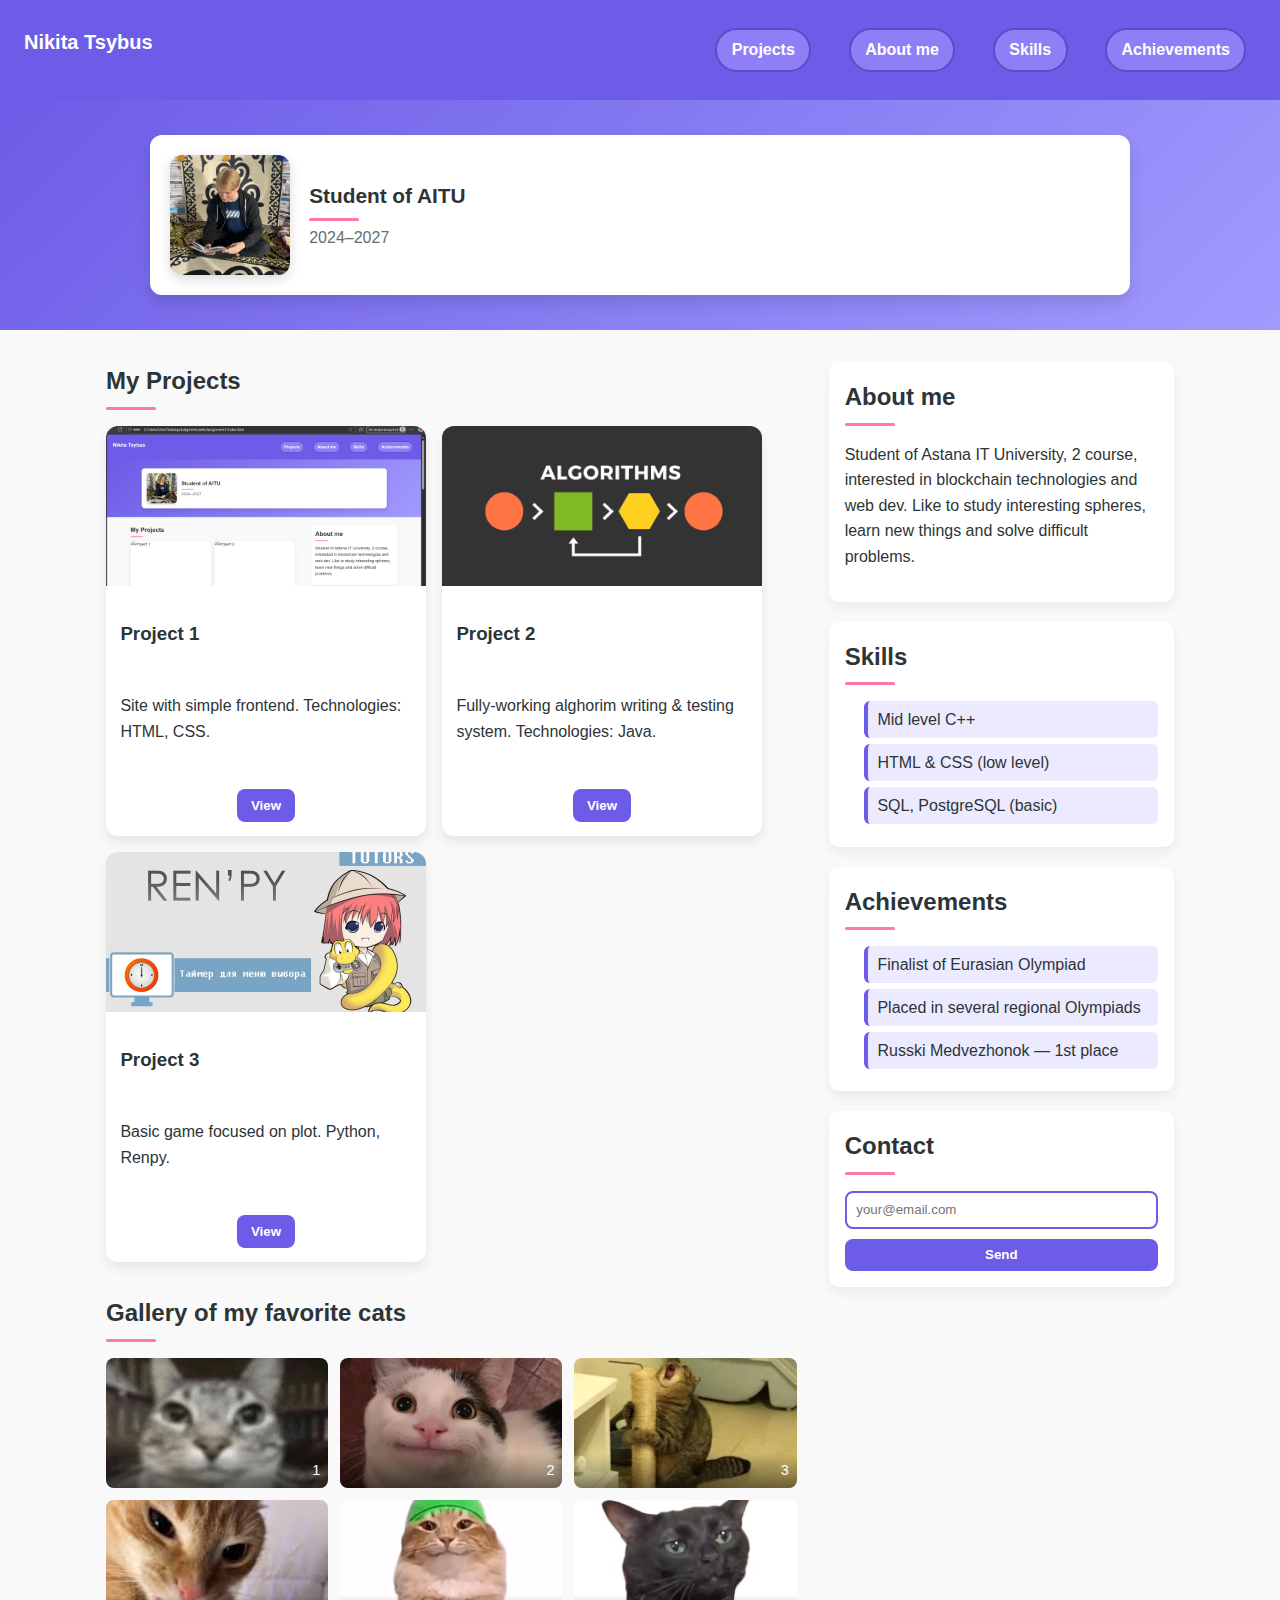
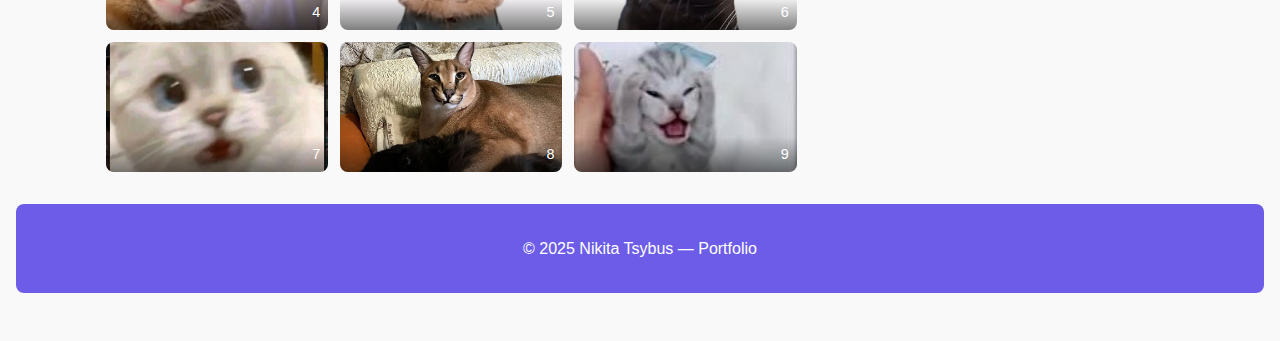
<file: index.html>
<!DOCTYPE html>
<html lang="ru">
<head>
  <meta charset="utf-8" />
  <meta name="viewport" content="width=device-width,initial-scale=1" />
  <title>Mini Resume - Nikita Tsybus</title>
  <link rel="stylesheet" href="style.css">
</head>
<body>

  <header id="main-header">
    <h1 class="logo">Nikita Tsybus</h1>
    <nav aria-label="Main navigation">
      <ul>
        <li><a href="#projects">Projects</a></li>
        <li><a href="#about">About me</a></li>
        <li><a href="#skills">Skills</a></li>
        <li><a href="#achievements">Achievements</a></li>
      </ul>
    </nav>
  </header>

  <!-- Hero section -->
  <section class="hero">
    <div class="hero-card">
      <img src="pics/NTMe.jpg" alt="Nikita Tsybus" class="profile-pic">
      <div class="hero-text">
        <h2>Student of AITU</h2>
        <p>2024–2027</p>
      </div>
    </div>
  </section>

  <!-- MAIN: Portfolio layout (Grid) -->
  <main class="portfolio-layout" role="main">

    <!-- LEFT: Projects area -->
    <section id="projects" class="projects">
      <h2>My Projects</h2>

      <!-- Card row (Flexbox inside) -->
      <div class="card-row">
        <article class="card">
          <img src="pics/ThisSite.png" alt="Project 1">
          <div class="card-body">
            <h3>Project 1</h3>
            <p>Site with simple frontend. Technologies: HTML, CSS.</p>
          </div>
          <div class="card-actions">
            <button class="btn">View</button>
          </div>
        </article>

        <article class="card">
          <img src="pics/algo.png" alt="Project 2">
          <div class="card-body">
            <h3>Project 2</h3>
            <p>Fully-working alghorim writing & testing system. Technologies: Java.</p>
          </div>
          <div class="card-actions">
            <button class="btn">View</button>
          </div>
        </article>

        <article class="card">
          <img src="pics/renpy.jpg" alt="Project 3">
          <div class="card-body">
            <h3>Project 3</h3>
            <p>Basic game focused on plot. Python, Renpy.</p>
          </div>
          <div class="card-actions">
            <button class="btn">View</button>
          </div>
        </article>
      </div>

      <!-- Image gallery (grid) -->
      <h2 style="margin-top: 2rem;">Gallery of my favorite cats</h2>
      <section class="gallery" aria-label="Project gallery">
        <figure><img src="pics/1.webp" alt=""><figcaption>1</figcaption></figure>
        <figure><img src="pics/2.webp" alt=""><figcaption>2</figcaption></figure>
        <figure><img src="pics/3.jpg" alt=""><figcaption>3</figcaption></figure>
        <figure><img src="pics/4.jpg" alt=""><figcaption>4</figcaption></figure>
        <figure><img src="pics/5.png" alt=""><figcaption>5</figcaption></figure>
        <figure><img src="pics/6.jpg" alt=""><figcaption>6</figcaption></figure>
        <figure><img src="pics/7.png" alt=""><figcaption>7</figcaption></figure>
        <figure><img src="pics/8.jpg" alt=""><figcaption>8</figcaption></figure>
        <figure><img src="pics/9.jpg" alt=""><figcaption>9</figcaption></figure>
      </section>
    </section>

    
    <aside class="sidebar" aria-label="Sidebar">
      <section id="about" class="panel">
        <h2>About me</h2>
        <p>Student of Astana IT University, 2 course, interested in blockchain technologies and web dev.
           Like to study interesting spheres, learn new things and solve difficult problems.</p>
      </section>

      <section id="skills" class="panel">
        <h2>Skills</h2>
        <ul>
          <li>Mid level C++</li>
          <li>HTML & CSS (low level)</li>
          <li>SQL, PostgreSQL (basic)</li>
        </ul>
      </section>

      <section id="achievements" class="panel">
        <h2>Achievements</h2>
        <ul>
          <li>Finalist of Eurasian Olympiad</li>
          <li>Placed in several regional Olympiads</li>
          <li>Russki Medvezhonok — 1st place</li>
        </ul>
      </section>

      <section id="contact-mini" class="panel">
        <h2>Contact</h2>
        <form>
          <label for="mini-email" class="sr-only">Email</label>
          <input id="mini-email" type="email" placeholder="your@email.com" class="mini-input">
          <button type="submit" class="btn full">Send</button>
        </form>
      </section>
    </aside>

  </main>

  <footer class="site-footer">
    <p>© 2025 Nikita Tsybus — Portfolio</p>
  </footer>

</body>
</html>
</file>
<file: style.css>
/* ========== Base ========== */
:root{
  --primary:#6c5ce7;
  --primary-2:#8e7ff7;
  --accent:#fd79a8;
  --muted:#f9f9f9;
  --text:#2d3436;
}

*{box-sizing:border-box}
body {
  margin: 0;
  font-family: "Poppins", sans-serif;
  background: var(--muted);
  color: var(--text);
  line-height: 1.6;
}

/* Visually hidden for accessibility */
.sr-only {
  position: absolute;
  left: -10000px;
  top: auto;
  width: 1px;
  height: 1px;
  overflow: hidden;
}

/* Headings */
h1, h2 {
  margin: 0 0 1rem;
}

h2::after {
  content: "";
  display: block;
  width: 50px;
  height: 3px;
  background: var(--accent);
  margin-top: 6px;
  border-radius: 3px;
}

/* ========== Header (Flexbox) ========== */
header#main-header {
  background: var(--primary);
  color: white;
  padding: 1rem 1.5rem;
  display: flex;
  justify-content: space-between;
  align-items: center;
  gap: 1rem;
}

header .logo {
  font-size: 1.25rem;
  font-weight: 700;
}

nav ul {
  list-style: none;
  background: transparent;
  display: flex;
  gap: 0.9rem;
  margin: 0;
  padding: 0;
}

nav li {
  background: transparent !important;
}

nav a {
  text-decoration: none;
  font-weight: 600;
  padding: 0.45rem 0.9rem;
  border-radius: 9999px;
  transition: 0.25s ease;
  background: var(--primary-2);
  color: white;
  display: inline-block;
  border: 2px solid #5a4dc7;
}

nav a:hover, nav a:focus {
  background: var(--accent);
  border-color: #e84393;
}

/* ========== Hero ========== */
.hero {
  display: flex;
  justify-content: center;
  padding: 2.2rem 1rem;
  background: linear-gradient(135deg, var(--primary), #a29bfe);
}

.hero-card {
  display: flex;
  align-items: center;
  background: white;
  border-radius: 12px;
  padding: 1.25rem;
  width: 100%;
  max-width: 980px;
  box-shadow: 0 8px 16px rgba(0,0,0,0.12);
  gap: 1.2rem;
}

.profile-pic {
  width: 120px;
  height: 120px;
  object-fit: cover;
  border-radius: 12px;
  box-shadow: 0 4px 12px rgba(0,0,0,0.15);
}

.hero-text h2 {
  font-size: 1.3rem;
  margin-bottom: 0.25rem;
  color: var(--text);
}
.hero-text p { margin: 0; color: #636e72; }

/* ========== Portfolio layout (Grid) ========== */
.portfolio-layout {
  display: grid;
  grid-template-columns: 2fr 1fr;
  gap: 2rem;
  max-width: 1100px;
  margin: 2rem auto;
  padding: 0 1rem;
  align-items: start;
}

/* Left projects column */
.projects {
  /* nothing special — uses inner components */
}

/* Right sidebar */
.sidebar {
  display: flex;
  flex-direction: column;
  gap: 1.25rem;
}

/* Generic panel inside sidebar */
.panel {
  background: #fff;
  padding: 1rem;
  border-radius: 10px;
  box-shadow: 0 6px 12px rgba(0,0,0,0.06);
}

/* ========== Card Row (Flexbox) ========== */
.card-row {
  display: flex;
  gap: 1rem;
  justify-content: flex-start;
  flex-wrap: wrap;
}

.card {
  background: white;
  border-radius: 12px;
  box-shadow: 0 6px 12px rgba(0,0,0,0.08);
  display: flex;
  flex-direction: column; /* make height distribution easy */
  overflow: hidden;
  min-width: 240px;
  max-width: 320px;
  flex: 1 1 300px; /* grow/shrink for responsiveness */
  transition: transform 0.25s ease, box-shadow 0.25s ease;
}

/* make image fixed height and cropping */
.card img {
  width: 100%;
  height: 160px;
  object-fit: cover;
  display:block;
}

/* body grows to take remaining space so buttons stick to bottom */
.card-body {
  padding: 0.9rem;
  display: flex;
  flex-direction: column;
  gap: 0.6rem;
  flex: 1 1 auto;
}

.card-actions {
  padding: 0.9rem;
  display: flex;
  justify-content: center;
}

.card:hover {
  transform: translateY(-8px);
  box-shadow: 0 16px 32px rgba(0,0,0,0.12);
}

/* Buttons */
.btn {
  background: var(--primary);
  color: #fff;
  border: none;
  padding: 0.55rem 0.9rem;
  border-radius: 8px;
  cursor: pointer;
  font-weight: 600;
}
.btn.full { width: 100%; }

/* ========== Gallery (Grid) ========== */
.gallery {
  display: grid;
  grid-template-columns: repeat(3, 1fr);
  gap: 12px;
  margin-top: 0.75rem;
}

.gallery figure {
  margin: 0;
  position: relative;
  overflow: hidden;
  border-radius: 8px;
  background: #fff;
}

.gallery img {
  width: 100%;
  height: 130px;
  object-fit: cover;
  display:block;
  transition: transform 0.3s ease;
}

.gallery figure:hover img { transform: scale(1.06); }

.gallery figcaption {
  position: absolute;
  left: 0;
  right: 0;
  bottom: 0;
  padding: 6px 8px;
  background: linear-gradient(180deg, transparent, rgba(0,0,0,0.5));
  color: #fff;
  font-size: 0.9rem;
  text-align: right;
}

/* ========== Contact compact / full ========== */
.mini-input {
  width: 100%;
  padding: 0.6rem;
  border-radius: 8px;
  border: 2px solid var(--primary);
  margin-bottom: 0.6rem;
}

.contact-form-full {
  max-width: 700px;
  margin: 2rem auto;
  padding: 1.25rem;
  background: #fff;
  border-radius: 12px;
  box-shadow: 0 8px 18px rgba(0,0,0,0.06);
}

/* keep original form styles for full contact */
.form-input,
.form-textarea {
  width: 100%;
  padding: 0.8rem;
  margin-bottom: 1rem;
  border: 2px solid var(--primary);
  border-radius: 8px;
  font-size: 1rem;
}
.submit-btn {
  display: inline-block;
  width: 100%;
  padding: 0.8rem;
  background-color: var(--primary);
  color: #fff;
  font-weight: bold;
  border: none;
  border-radius: 8px;
  cursor: pointer;
  transition: 0.3s ease;
}

/* ========== Footer ========== */
.site-footer {
  background: var(--primary);
  color: white;
  text-align: center;
  padding: 1rem;
  margin: 2rem 1rem 3rem;
  border-radius: 8px;
}

/* ========== Utilities ========== */
ul { padding-left: 1.2rem; margin: 0; }
ul li { list-style: none; margin: 0.4rem 0; padding: 0.35rem 0.6rem; background: #eceaff; border-left: 4px solid var(--primary); border-radius: 6px; }

/* ========== Responsive ========== */
@media (max-width: 900px) {
  .portfolio-layout { grid-template-columns: 1fr; padding: 0 1rem; }
  .card-row { justify-content: center; }
  .gallery { grid-template-columns: repeat(2, 1fr); }
  .hero-card { gap: 1rem; }
}

@media (max-width: 520px) {
  nav ul { gap: 0.4rem; }
  .gallery { grid-template-columns: 1fr; }
  .profile-pic { width: 96px; height: 96px; }
}
</file>
